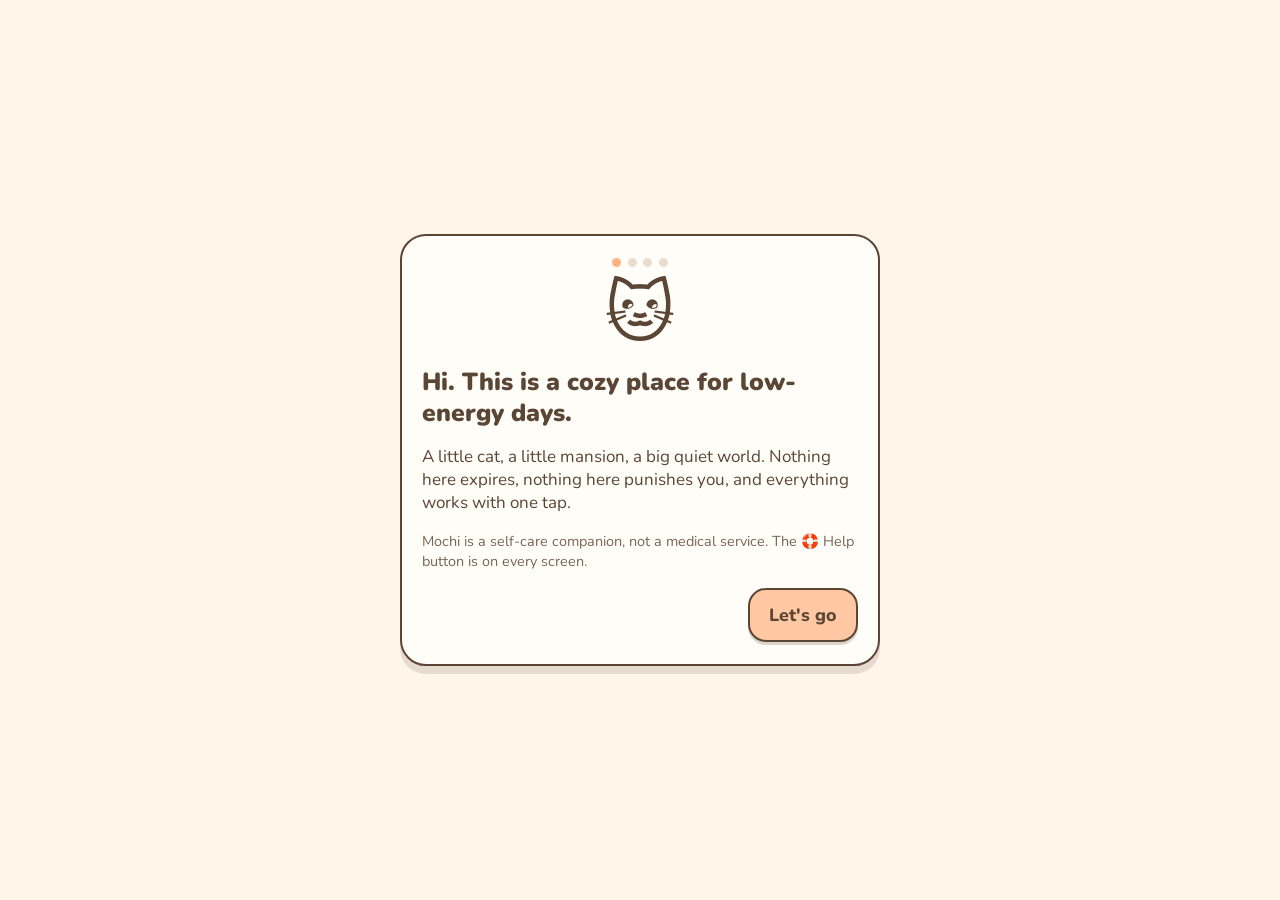
<file: mochi/web/index.html>
<!doctype html>
<html lang="en">
<head>
  <meta charset="utf-8">
  <meta name="viewport" content="width=device-width, initial-scale=1, viewport-fit=cover">
  <title>Mochi — a cozy cat companion</title>
  <meta name="description" content="A cozy cat companion for low-energy days: gentle check-ins, tiny tasks, a worry-eating cat, messages in a bottle, and a quiet world to wander.">
  <meta name="theme-color" content="#FFC8A2">
  <link rel="icon" href="icon.svg" type="image/svg+xml">
  <link rel="apple-touch-icon" href="icon.svg">
  <link rel="stylesheet" href="css/style.css">
</head>
<body>
  <div id="app" class="app">
    <header class="topbar">
      <button id="catNameBtn" class="cat-name" aria-label="Your cat: look and wardrobe"><span aria-hidden="true">🐱</span> <span id="catName">Mochi</span></button>
      <button id="moodBtn" class="mood-btn" aria-label="Today's blanket. Tap to check in">🐾</button>
      <span class="spacer"></span>
      <span id="yarn" class="yarn" role="status" aria-label="Yarn"><span aria-hidden="true">🧶</span> <span id="yarnCount">0</span></span>
      <button id="settingsBtn" class="icon-btn" aria-label="Settings">⚙️</button>
      <button id="helpBtn" class="help-btn" aria-label="Help — crisis lines and safety plan"><span aria-hidden="true">🛟</span> Help</button>
    </header>

    <main id="views" class="views">
      <section id="homeView" class="view" aria-label="The mansion">
        <div id="mansionWrap" class="mansion-wrap">
          <canvas id="mansionCanvas" role="img" aria-label="Your cat's mansion, shown as a cutaway dollhouse with six rooms"></canvas>
          <div id="roomButtons" class="room-buttons"></div>
        </div>
        <p class="hint">Tap a room to visit it · tap your cat to say hi</p>
      </section>

      <section id="mapView" class="view" aria-label="Whisker Isles world map" hidden>
        <canvas id="worldCanvas" role="img" aria-label="Whisker Isles. Tap anywhere and your cat walks there."></canvas>
        <div id="regionLabel" class="region-label" aria-live="polite"></div>
        <div class="map-hud" role="toolbar" aria-label="Map tools">
          <button id="hudHome" class="hud-btn" aria-label="Go home instantly">🏠<span>Home</span></button>
          <button id="hudTravel" class="hud-btn" aria-label="Balloon fast travel">🎈<span>Travel</span></button>
          <button id="hudCouch" class="hud-btn" aria-pressed="false" aria-label="Couch mode: just watch your cat wander">🛋️<span>Couch</span></button>
          <button id="hudFinds" class="hud-btn" aria-label="My finds">📔<span>Finds</span></button>
        </div>
        <div id="joystick" class="joystick" hidden aria-hidden="true"><div class="knob"></div></div>
        <div id="couchBar" class="couch-bar"><span>🛋️ Couch mode — just watching</span><button id="couchStop" class="btn small">Stop</button></div>
        <div id="actionCard" class="action-card" hidden></div>
      </section>

      <div id="speech" class="speech" hidden role="dialog" aria-live="polite" aria-label="Your cat says"></div>
    </main>

    <nav class="bottombar" aria-label="Main">
      <button id="navHome" class="nav-btn on" aria-current="page"><span class="emo" aria-hidden="true">🏠</span><span>Home</span></button>
      <button id="navMap" class="nav-btn"><span class="emo" aria-hidden="true">🗺️</span><span>Map</span></button>
      <button id="navBottles" class="nav-btn"><span class="emo" aria-hidden="true">🍾</span><span>Bottles</span></button>
      <button id="navTasks" class="nav-btn"><span class="emo" aria-hidden="true">🧶</span><span>Tasks</span></button>
    </nav>
  </div>

  <div id="sheetRoot"></div>
  <div id="toasts" class="toasts" aria-live="polite"></div>
  <div id="onboarding" class="onboarding" hidden></div>
  <noscript><p style="padding:2rem">Mochi needs JavaScript to run. If you are in crisis, please contact your local emergency number or visit findahelpline.com.</p></noscript>

  <script src="js/util.js"></script>
  <script src="js/store.js"></script>
  <script src="js/data.js"></script>
  <script src="js/cat.js"></script>
  <script src="js/audio.js"></script>
  <script src="js/ui.js"></script>
  <script src="js/safety.js"></script>
  <script src="js/calm.js"></script>
  <script src="js/checkin.js"></script>
  <script src="js/worry.js"></script>
  <script src="js/bottles.js"></script>
  <script src="js/settings.js"></script>
  <script src="js/onboarding.js"></script>
  <script src="js/minigames.js"></script>
  <script src="js/mansion.js"></script>
  <script src="js/world.js"></script>
  <script src="js/app.js"></script>
</body>
</html>
</file>
<file: mochi/web/css/style.css>
/* Mochi — warm pastel, bubbly, calm. Palette from the README art direction. */
@font-face {
  font-family: 'Nunito';
  src: url('../fonts/Nunito.ttf') format('truetype');
  font-weight: 200 1000;
  font-display: swap;
}

:root {
  --cream: #FFF6E9;
  --peach: #FFC8A2;
  --peach-deep: #FFB383;
  --mint: #BDE6CF;
  --lavender: #CFC4F2;
  --sky: #A9D6F5;
  --cocoa: #5B4636;
  --cocoa-soft: #7A6555;
  --paper: #FFFDF8;
  --danger: #B83F48;
  --shadow: 0 3px 0 rgba(91, 70, 54, 0.22);
  --radius: 18px;
  --font: 'Nunito', ui-rounded, 'Segoe UI', system-ui, sans-serif;
  color-scheme: light;
}
html { font-size: 17px; height: 100%; -webkit-text-size-adjust: 100%; }
html[data-text="s"] { font-size: 15px; }
html[data-text="l"] { font-size: 19px; }
html[data-text="xl"] { font-size: 22px; }
* { box-sizing: border-box; }
body {
  margin: 0; height: 100%; font-family: var(--font); color: var(--cocoa); background: #F3E6D6;
  background-image: radial-gradient(circle at 20% 20%, rgba(255, 200, 162, 0.35) 0 2px, transparent 3px), radial-gradient(circle at 70% 60%, rgba(189, 230, 207, 0.4) 0 2px, transparent 3px);
  background-size: 46px 46px, 58px 58px;
  overscroll-behavior: none;
}
button, input, select, textarea { font: inherit; color: inherit; }
button { cursor: pointer; }
a { color: #3D6FA8; }
:focus-visible { outline: 3px solid #3D6FA8; outline-offset: 2px; border-radius: 10px; }
[hidden] { display: none !important; }
.muted { color: var(--cocoa-soft); }
.small { font-size: 0.85rem; }
.block { display: block; }
.prewrap { white-space: pre-wrap; overflow-wrap: anywhere; }
.clamp { display: -webkit-box; -webkit-line-clamp: 2; -webkit-box-orient: vertical; overflow: hidden; }
.grow { flex: 1; }
.row { display: flex; gap: 0.5rem; align-items: center; }
.row.wrap { flex-wrap: wrap; }
.row.between { justify-content: space-between; }
.row.end { justify-content: flex-end; }
.row.center { justify-content: center; }
.stack { display: flex; flex-direction: column; gap: 0.6rem; }

/* ---------- app frame ---------- */
.app {
  position: relative; display: flex; flex-direction: column; max-width: 560px; margin: 0 auto;
  height: 100vh; height: 100dvh; background: var(--cream); overflow: hidden;
  box-shadow: 0 0 0 3px rgba(91, 70, 54, 0.08), 0 10px 40px rgba(91, 70, 54, 0.12);
}
.topbar {
  font-size: min(1rem, 18px); /* chrome stays usable at the largest text size */
  display: flex; align-items: center; gap: 0.4rem; padding: 0.45rem 0.6rem; padding-top: max(0.45rem, env(safe-area-inset-top));
  background: var(--paper); border-bottom: 2px solid rgba(91, 70, 54, 0.12); z-index: 5; min-height: 56px;
}
.spacer { flex: 1; }
.cat-name, .mood-btn {
  border: 2px solid var(--cocoa); background: var(--cream); border-radius: 999px; padding: 0.3rem 0.75rem; font-weight: 800;
  box-shadow: var(--shadow); min-height: 44px; max-width: 46vw; overflow: hidden; text-overflow: ellipsis; white-space: nowrap;
}
.mood-btn { font-size: 1.25rem; padding: 0.2rem 0.6rem; min-width: 44px; }
.yarn { font-weight: 800; font-size: 0.9rem; color: var(--cocoa-soft); padding: 0 0.2rem; white-space: nowrap; }
.icon-btn {
  border: none; background: transparent; font-size: 1.2rem; min-width: 44px; min-height: 44px; border-radius: 12px;
}
.icon-btn:hover { background: rgba(91, 70, 54, 0.06); }
.help-btn {
  border: 2px solid var(--cocoa); background: #FFFFFF; color: var(--cocoa); font-weight: 900; border-radius: 999px;
  padding: 0.3rem 0.8rem; min-height: 44px; box-shadow: var(--shadow); white-space: nowrap;
}

.views { position: relative; flex: 1; min-height: 0; }
.view { position: absolute; inset: 0; }
#homeView { overflow-y: auto; overflow-x: hidden; padding-bottom: 5rem; }
.mansion-wrap { position: relative; width: 100%; touch-action: manipulation; user-select: none; -webkit-user-select: none; }
.mansion-wrap canvas { display: block; width: 100%; }
.room-buttons { position: absolute; inset: 0; pointer-events: none; }
.room-btn { position: absolute; background: transparent; border: none; pointer-events: none; padding: 0; }
.room-btn:focus-visible { outline: 4px solid #3D6FA8; outline-offset: -4px; }
.sr-pet { left: 0; top: 0; width: 1px; height: 1px; opacity: 0; }
.sr-pet:focus-visible { width: auto; height: auto; opacity: 1; }
.hint { text-align: center; font-size: 0.8rem; color: var(--cocoa-soft); margin: 0.4rem 0 0; }

.bottombar {
  display: grid; grid-template-columns: repeat(4, 1fr); gap: 0.3rem; padding: 0.4rem 0.5rem; padding-bottom: max(0.4rem, env(safe-area-inset-bottom));
  background: var(--paper); border-top: 2px solid rgba(91, 70, 54, 0.12); z-index: 5;
}
.nav-btn {
  display: flex; flex-direction: column; align-items: center; justify-content: center; gap: 0.1rem; border: 2px solid transparent;
  background: transparent; border-radius: 16px; min-height: 58px; font-weight: 800; font-size: 0.82rem;
}
.nav-btn .emo { font-size: 1.5rem; line-height: 1; }
.nav-btn.on { background: var(--peach); border-color: var(--cocoa); box-shadow: var(--shadow); }

/* ---------- speech bubble ---------- */
.speech {
  position: absolute; left: 0.75rem; right: 0.75rem; bottom: 0.75rem; z-index: 4; background: var(--paper);
  border: 2.5px solid var(--cocoa); border-radius: 22px; padding: 0.8rem 0.9rem 0.9rem; box-shadow: 0 6px 0 rgba(91, 70, 54, 0.18);
}
.speech::before {
  content: ''; position: absolute; top: -12px; left: 2.2rem; width: 18px; height: 18px; background: var(--paper);
  border-left: 2.5px solid var(--cocoa); border-top: 2.5px solid var(--cocoa); transform: rotate(45deg);
}
.speech.pop { animation: pop 0.28s ease-out; }
.speech-x { position: absolute; top: 0.2rem; right: 0.2rem; }
.speech-text { margin: 0 2rem 0.6rem 0; font-weight: 700; line-height: 1.35; }
.speech-options { display: grid; grid-template-columns: repeat(3, 1fr); gap: 0.4rem; }
.speech-options.many { grid-template-columns: repeat(5, 1fr); }
.speech-opt {
  display: flex; flex-direction: column; align-items: center; gap: 0.15rem; border: 2px solid var(--cocoa); background: var(--cream);
  border-radius: 14px; padding: 0.45rem 0.2rem; font-weight: 800; font-size: 0.78rem; box-shadow: var(--shadow); min-height: 64px; line-height: 1.15;
}
.speech-opt .emo { font-size: 1.5rem; }
.speech-opt:active, .btn:active, .chip:active { transform: translateY(2px); box-shadow: none; }

/* ---------- buttons, chips, fields ---------- */
.btn {
  display: inline-flex; align-items: center; justify-content: center; gap: 0.35rem; border: 2px solid var(--cocoa); background: #FFFFFF;
  border-radius: var(--radius); padding: 0.55rem 1rem; font-weight: 800; min-height: 44px; box-shadow: var(--shadow);
  text-decoration: none; color: var(--cocoa); text-align: center;
}
.btn.primary { background: var(--peach); }
.btn.primary:hover { background: var(--peach-deep); }
.btn.ghost { background: transparent; box-shadow: none; border-color: rgba(91, 70, 54, 0.4); }
.btn.danger { background: var(--danger); color: #FFFFFF; border-color: #7E2A30; }
.btn.big { padding: 0.75rem 1.1rem; font-size: 1.05rem; }
.btn.small { min-height: 36px; padding: 0.3rem 0.7rem; font-size: 0.85rem; }
.btn.block { display: flex; width: 100%; margin: 0.4rem 0; }
.btn:disabled { opacity: 0.55; cursor: default; }
.chips { display: flex; flex-wrap: wrap; gap: 0.4rem; }
.chip {
  border: 2px solid rgba(91, 70, 54, 0.5); background: #FFFFFF; border-radius: 999px; padding: 0.35rem 0.75rem; font-weight: 700;
  font-size: 0.88rem; min-height: 40px;
}
.chip.on { background: var(--mint); border-color: var(--cocoa); box-shadow: var(--shadow); }
.pill { display: inline-block; background: var(--cream); border: 1.5px solid rgba(91, 70, 54, 0.3); border-radius: 999px; padding: 0.1rem 0.6rem; font-size: 0.8rem; font-weight: 700; }
.pill.soft { background: #F4EFFC; }
.pill.crew { background: #FFF1DA; }
.field { display: flex; flex-direction: column; gap: 0.35rem; margin: 0.6rem 0; }
.field > span { font-weight: 800; font-size: 0.9rem; }
input[type="text"], textarea, select {
  width: 100%; border: 2px solid rgba(91, 70, 54, 0.45); border-radius: 14px; padding: 0.6rem 0.75rem; background: #FFFFFF; min-height: 44px;
}
textarea { resize: vertical; line-height: 1.4; }
input[type="range"] { width: 100%; accent-color: var(--peach-deep); }
.energy-dots { display: inline-flex; gap: 3px; vertical-align: middle; }
.energy-dots i { width: 9px; height: 9px; border-radius: 50%; border: 1.5px solid var(--cocoa); background: transparent; display: inline-block; }
.energy-dots i.on { background: var(--peach-deep); }
.toggle-row {
  display: flex; align-items: center; gap: 0.6rem; width: 100%; text-align: left; border: 2px solid rgba(91, 70, 54, 0.35); background: #FFFFFF;
  border-radius: 16px; padding: 0.6rem 0.8rem; min-height: 52px; font-weight: 700;
}
.toggle-row.compact { min-height: 44px; padding: 0.4rem 0.7rem; font-size: 0.88rem; }
.switch { width: 42px; height: 24px; border-radius: 999px; background: #E6DCD2; border: 2px solid var(--cocoa); position: relative; flex: none; }
.switch::after { content: ''; position: absolute; top: 2px; left: 2px; width: 16px; height: 16px; border-radius: 50%; background: #FFFFFF; border: 1.5px solid var(--cocoa); transition: left 0.15s; }
.toggle-row.on .switch { background: var(--mint); }
.toggle-row.on .switch::after { left: 20px; }
.card.soft { background: #FFF8EE; border: 2px dashed rgba(91, 70, 54, 0.25); border-radius: 16px; padding: 0.4rem 0.9rem; }
.card.soft ul { padding-left: 1.1rem; margin: 0.3rem 0 0.6rem; }

/* ---------- sheets ---------- */
.sheet-backdrop {
  position: fixed; inset: 0; z-index: 20; background: rgba(60, 44, 34, 0.35); display: flex; align-items: flex-end; justify-content: center;
  animation: fade 0.15s ease-out;
}
.sheet-backdrop.closing { opacity: 0; transition: opacity 0.15s; }
.sheet {
  width: 100%; max-width: 560px; max-height: 90vh; max-height: 90dvh; overflow-y: auto; background: var(--cream);
  border: 2.5px solid var(--cocoa); border-bottom: none; border-radius: 26px 26px 0 0; padding: 0 1rem 1.4rem; animation: slideup 0.22s ease-out;
  padding-bottom: max(1.4rem, env(safe-area-inset-bottom));
}
.sheet.small { max-width: 460px; }
.sheet-head { position: sticky; top: 0; display: flex; align-items: center; justify-content: space-between; background: var(--cream); padding: 0.8rem 0 0.4rem; z-index: 1; }
.sheet-head h2 { margin: 0; font-size: 1.25rem; font-weight: 900; display: flex; align-items: center; gap: 0.4rem; }
.sheet-icon { font-size: 1.4rem; }
.sheet-body h3 { margin: 1.2rem 0 0.5rem; font-size: 1.02rem; font-weight: 900; }
/* calm layout for help & safety: plain, steady, no motion */
.sheet-backdrop.calm { animation: none; background: rgba(40, 40, 50, 0.45); }
.sheet.calm { animation: none; background: #FFFFFF; border-color: #444; border-radius: 16px 16px 0 0; }
.sheet.calm .sheet-head { background: #FFFFFF; }
.sheet.calm .btn { box-shadow: none; }
.help .lead { font-size: 1.08rem; font-weight: 700; line-height: 1.45; }
.help .lines { margin: 1rem 0; }
.help .line { border: 1.5px solid #CCC; border-radius: 12px; padding: 0.7rem; margin: 0.5rem 0; }
.help .line strong { display: block; margin-bottom: 0.4rem; }

/* ---------- features ---------- */
.tasks .task { background: #FFFFFF; border: 2px solid rgba(91, 70, 54, 0.25); border-radius: 18px; padding: 0.7rem 0.8rem; margin: 0.6rem 0; }
.tasks .task.done { background: #EEF8F1; }
.tasks .task.skipped { background: #F4EFFC; }
.task-text { margin: 0 0 0.5rem; font-weight: 800; font-size: 1.02rem; }
.worry canvas, .breath canvas, .fishing canvas, .wardrobe canvas { display: block; margin: 0 auto 0.6rem; border-radius: 16px; border: 2px solid rgba(91, 70, 54, 0.2); max-width: 100%; }
.with-mic { display: flex; gap: 0.4rem; align-items: flex-start; margin-bottom: 0.6rem; }
.mic.on { background: #FFD6D6; }
.breath { text-align: center; }
.breath .chips { justify-content: center; margin: 0.5rem 0; }
.breath-cue { font-size: 1.4rem; font-weight: 900; margin: 0.4rem 0 0; min-height: 2rem; }
.breath-count { margin: 0 0 0.4rem; min-height: 1.3rem; }
.fish-msg { text-align: center; font-weight: 700; min-height: 2.6rem; }
.fishing { text-align: center; }
.tabs { display: grid; grid-template-columns: repeat(3, 1fr); gap: 0.3rem; margin-bottom: 0.6rem; }
.tab { border: 2px solid rgba(91, 70, 54, 0.35); background: #FFFFFF; border-radius: 14px; padding: 0.45rem; font-weight: 800; min-height: 44px; }
.tab.on { background: var(--sky); border-color: var(--cocoa); box-shadow: var(--shadow); }
.need-row { display: flex; flex-direction: column; gap: 0.4rem; margin-bottom: 0.6rem; }
.need-row .label { font-weight: 800; font-size: 0.9rem; }
.bottle-card { background: #FFFFFF; border: 2px solid rgba(91, 70, 54, 0.3); border-radius: 18px; padding: 0.8rem; margin: 0.7rem 0; }
.bottle-card .meta { display: flex; flex-wrap: wrap; gap: 0.35rem; align-items: center; }
.bottle-card.reply { background: #FFF8F0; }
.big-text { font-size: 1.1rem; font-weight: 700; }
.composer { display: flex; flex-direction: column; gap: 0.5rem; }
.composer .chip { font-size: 0.8rem; text-align: left; }
.safety-menu { margin-top: 0.5rem; font-size: 0.85rem; }
.safety-menu summary { cursor: pointer; color: var(--cocoa-soft); min-height: 32px; display: inline-flex; align-items: center; }
.sent-row { border-bottom: 1.5px dashed rgba(91, 70, 54, 0.2); padding: 0.4rem 0; }
.sent-row p { margin: 0.15rem 0; }
.empty { text-align: center; color: var(--cocoa-soft); padding: 1rem 0.5rem; }
.swatches { display: grid; grid-template-columns: repeat(3, 1fr); gap: 0.4rem; }
.swatch { display: flex; align-items: center; gap: 0.4rem; border: 2px solid rgba(91, 70, 54, 0.3); background: #FFFFFF; border-radius: 14px; padding: 0.35rem 0.5rem; font-weight: 700; font-size: 0.82rem; min-height: 44px; }
.swatch i { width: 22px; height: 22px; border-radius: 50%; border: 2px solid var(--cocoa); flex: none; }
.swatch.on { border-color: var(--cocoa); background: var(--mint); box-shadow: var(--shadow); }
.acc-grid { display: grid; grid-template-columns: repeat(4, 1fr); gap: 0.4rem; }
.acc { display: flex; flex-direction: column; align-items: center; gap: 0.1rem; border: 2px solid rgba(91, 70, 54, 0.3); background: #FFFFFF; border-radius: 14px; padding: 0.4rem 0.2rem; font-weight: 700; font-size: 0.72rem; min-height: 64px; }
.acc .emo { font-size: 1.3rem; }
.acc.on { background: var(--mint); border-color: var(--cocoa); }
.acc.locked { opacity: 0.75; background: #F6F1EA; }
.decor-row { display: flex; align-items: center; gap: 0.6rem; background: #FFFFFF; border: 2px solid rgba(91, 70, 54, 0.2); border-radius: 14px; padding: 0.5rem 0.7rem; }
.decor-row .emo { font-size: 1.3rem; }
.data-table { width: 100%; border-collapse: collapse; font-size: 0.82rem; }
.data-table th, .data-table td { text-align: left; padding: 0.3rem; border-bottom: 1px solid rgba(91, 70, 54, 0.15); }
.raw { max-height: 40vh; overflow: auto; font-size: 0.7rem; background: #FFFFFF; padding: 0.6rem; border-radius: 10px; }
.consent { display: flex; gap: 0.6rem; align-items: flex-start; background: #FFFFFF; border: 2px solid rgba(91, 70, 54, 0.3); border-radius: 14px; padding: 0.7rem; margin: 0.6rem 0; }
.consent input { width: 24px; height: 24px; flex: none; margin-top: 0.1rem; accent-color: var(--peach-deep); }
.garden-list { list-style: none; padding: 0; margin: 0; }
.garden-list li { display: flex; align-items: center; gap: 0.4rem; padding: 0.3rem 0; border-bottom: 1px dashed rgba(91, 70, 54, 0.2); }
.find-group h3 { margin-bottom: 0.3rem; }

/* ---------- map ---------- */
#mapView { overflow: hidden; background: #94C9EE; }
#worldCanvas { position: absolute; inset: 0; display: block; touch-action: none; }
.map-hud { position: absolute; right: 0.6rem; top: 0.6rem; display: flex; flex-direction: column; gap: 0.45rem; z-index: 3; }
.hud-btn {
  display: flex; flex-direction: column; align-items: center; justify-content: center; width: 58px; min-height: 56px; border-radius: 18px;
  border: 2px solid var(--cocoa); background: rgba(255, 253, 248, 0.95); font-size: 1.3rem; box-shadow: var(--shadow);
}
.hud-btn span { font-size: 0.66rem; font-weight: 800; }
.hud-btn[aria-pressed="true"] { background: var(--mint); }
.region-label {
  position: absolute; left: 50%; top: 0.8rem; transform: translateX(-50%); background: rgba(255, 253, 248, 0.95); border: 2px solid var(--cocoa);
  border-radius: 999px; padding: 0.3rem 1rem; font-weight: 900; opacity: 0; pointer-events: none; z-index: 2; white-space: nowrap;
}
.region-label.show { animation: region 3.2s ease-out; }
.joystick { position: absolute; left: 1rem; bottom: 1rem; width: 120px; height: 120px; border-radius: 50%; background: rgba(255, 253, 248, 0.55); border: 2.5px solid rgba(91, 70, 54, 0.6); z-index: 3; touch-action: none; }
.joystick .knob { position: absolute; left: 50%; top: 50%; width: 48px; height: 48px; margin: -24px 0 0 -24px; border-radius: 50%; background: var(--peach); border: 2.5px solid var(--cocoa); }
.action-card {
  position: absolute; left: 0.75rem; right: 0.75rem; bottom: 0.75rem; z-index: 4; background: var(--paper); border: 2.5px solid var(--cocoa);
  border-radius: 20px; padding: 0.7rem 0.9rem 0.9rem; box-shadow: 0 6px 0 rgba(91, 70, 54, 0.18); animation: pop 0.22s ease-out;
}
.card-x { position: absolute; top: 0.1rem; right: 0.1rem; }
.card-title { margin: 0 2.2rem 0.2rem 0; font-weight: 900; }
.card-text { margin: 0 0 0.6rem; line-height: 1.4; }
.couch-bar {
  position: absolute; left: 50%; bottom: 1rem; transform: translateX(-50%); display: none; align-items: center; gap: 0.6rem; background: rgba(255, 253, 248, 0.95);
  border: 2px solid var(--cocoa); border-radius: 999px; padding: 0.35rem 0.4rem 0.35rem 1rem; font-weight: 800; font-size: 0.85rem; z-index: 4; white-space: nowrap;
}
body.couch .couch-bar { display: flex; opacity: 0.35; transition: opacity 0.4s; }
body.couch .couch-bar.show, body.couch .couch-bar:focus-within, body.couch .couch-bar:hover { opacity: 1; }
body.couch .map-hud, body.couch .joystick, body.couch .region-label { display: none; }
.lefty .map-hud { right: auto; left: 0.6rem; }
.lefty .joystick { left: auto; right: 1rem; }
.lefty .speech::before { left: auto; right: 2.2rem; }

/* ---------- toasts ---------- */
.toasts { position: fixed; top: 4.2rem; left: 50%; transform: translateX(-50%); z-index: 40; display: flex; flex-direction: column; gap: 0.4rem; width: min(92vw, 480px); pointer-events: none; }
.toast { background: var(--paper); border: 2px solid var(--cocoa); border-radius: 16px; padding: 0.55rem 0.9rem; font-weight: 800; box-shadow: var(--shadow); animation: drop 0.25s ease-out; text-align: center; }
.toast.out { opacity: 0; transition: opacity 0.4s; }

/* ---------- onboarding ---------- */
.onboarding { position: fixed; inset: 0; z-index: 30; background: var(--cream); display: flex; align-items: center; justify-content: center; padding: 1rem; overflow-y: auto; }
.ob-card { width: 100%; max-width: 480px; background: var(--paper); border: 2.5px solid var(--cocoa); border-radius: 26px; padding: 1.3rem 1.2rem; box-shadow: 0 8px 0 rgba(91, 70, 54, 0.15); margin: auto; }
.ob-card h1 { font-size: 1.45rem; font-weight: 900; margin: 0.4rem 0 0.6rem; line-height: 1.25; }
.ob-card h1:focus { outline: none; }
.ob-hero { font-size: 4rem; text-align: center; }
.ob-dots { display: flex; justify-content: center; gap: 0.4rem; }
.ob-dots i { width: 9px; height: 9px; border-radius: 50%; background: #E8DCCD; }
.ob-dots i.on { background: var(--peach-deep); }
.ob-nav { margin-top: 1rem; }
.ob-card ul { padding-left: 1.2rem; }

/* ---------- night tint for the app chrome ---------- */
body.night .topbar, body.night .bottombar { background: #F1ECFB; }
body.night .app { background: #F6F2FD; }

/* ---------- motion ---------- */
@keyframes pop { from { transform: scale(0.94); opacity: 0; } to { transform: scale(1); opacity: 1; } }
@keyframes slideup { from { transform: translateY(40px); opacity: 0.4; } to { transform: none; opacity: 1; } }
@keyframes fade { from { opacity: 0; } to { opacity: 1; } }
@keyframes drop { from { transform: translateY(-10px); opacity: 0; } to { transform: none; opacity: 1; } }
@keyframes region { 0% { opacity: 0; } 12% { opacity: 1; } 75% { opacity: 1; } 100% { opacity: 0; } }
html.reduce *, html.reduce *::before, html.reduce *::after { animation: none !important; transition: none !important; }
html.reduce .region-label.show { opacity: 1; }

@media (min-width: 600px) {
  .app { border-radius: 0; }
  .speech-options.many .speech-opt { font-size: 0.8rem; }
}
@media (max-width: 360px) {
  .yarn { display: none; }
  .speech-options.many { grid-template-columns: repeat(3, 1fr); }
}

/* ---------- print: only the safety plan ---------- */
@media print {
  body.print-plan * { visibility: hidden; }
  body.print-plan .plan-sheet, body.print-plan .plan-sheet * { visibility: visible; }
  body.print-plan .plan-sheet { position: absolute; inset: 0; max-height: none; border: none; }
  body.print-plan .sheet-close, body.print-plan .plan-sheet button { display: none; }
  body.print-plan textarea { border: 1px solid #999; }
}
</file>
